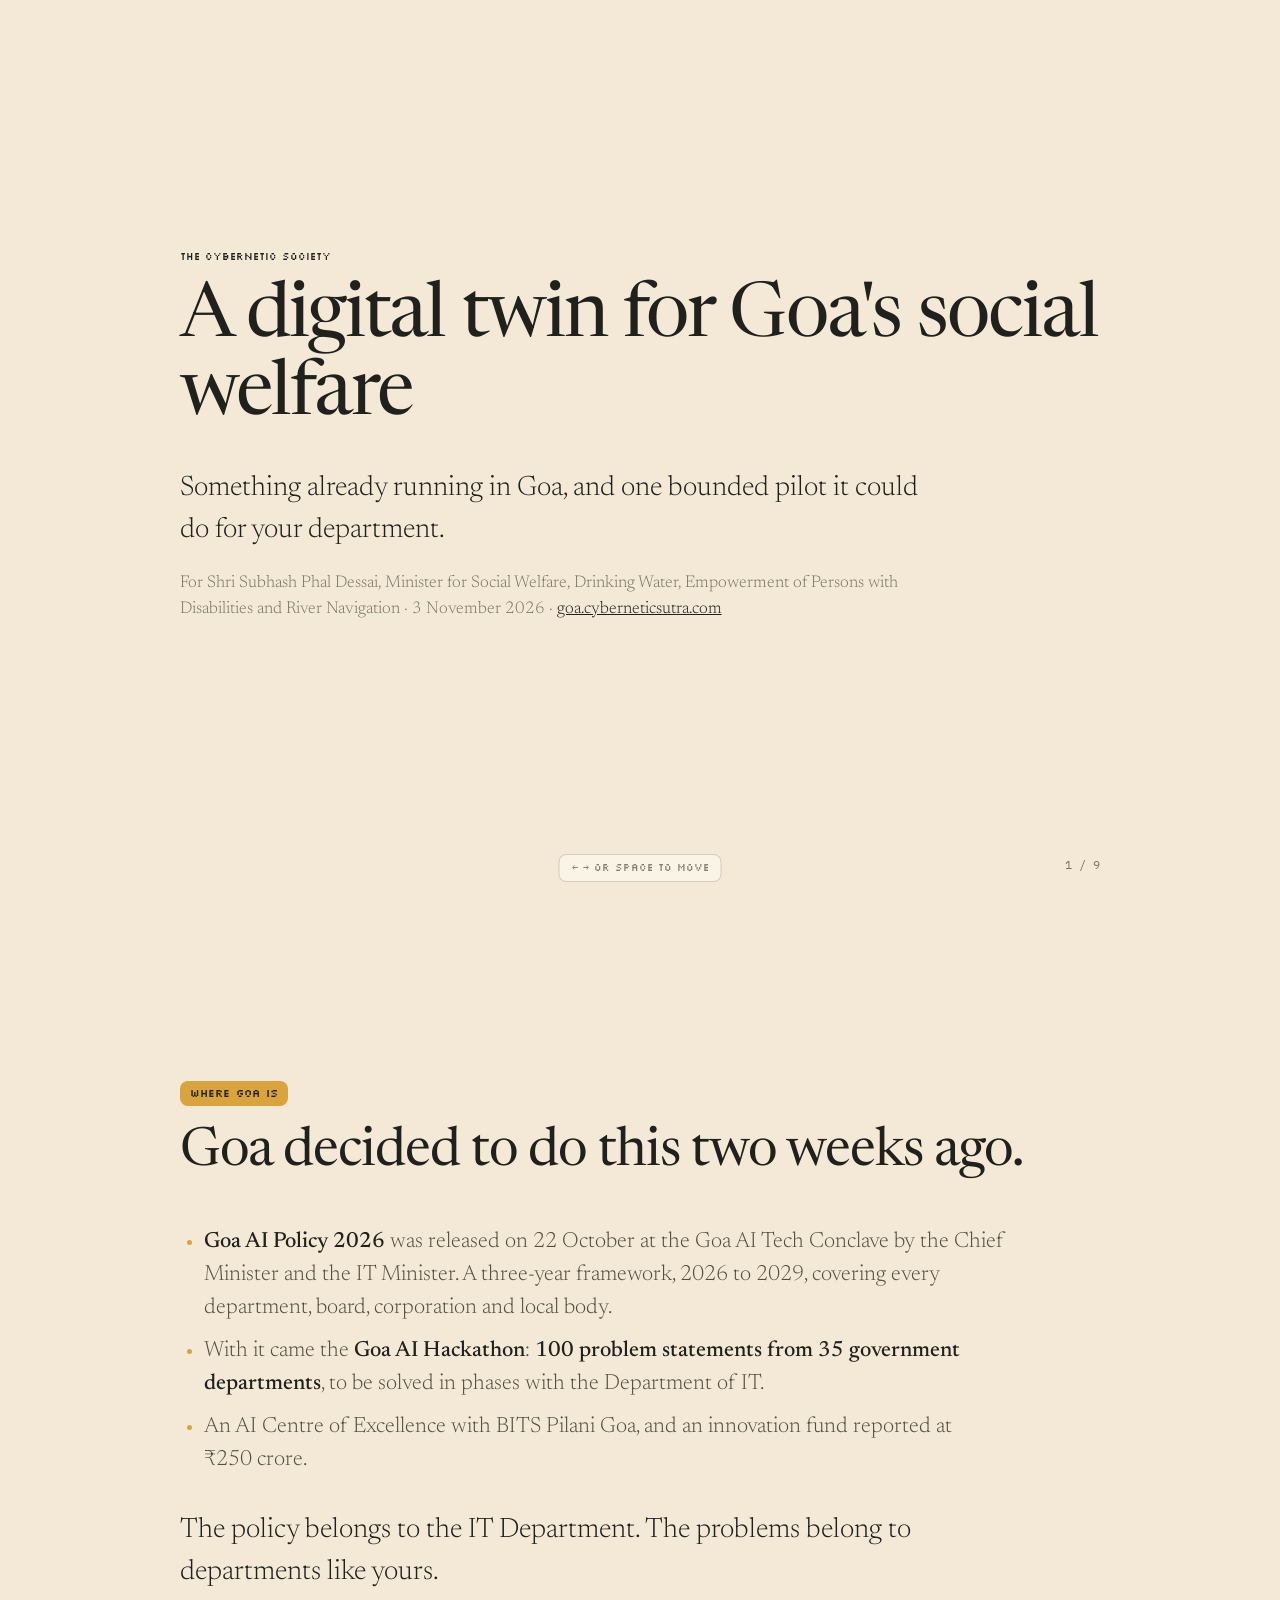
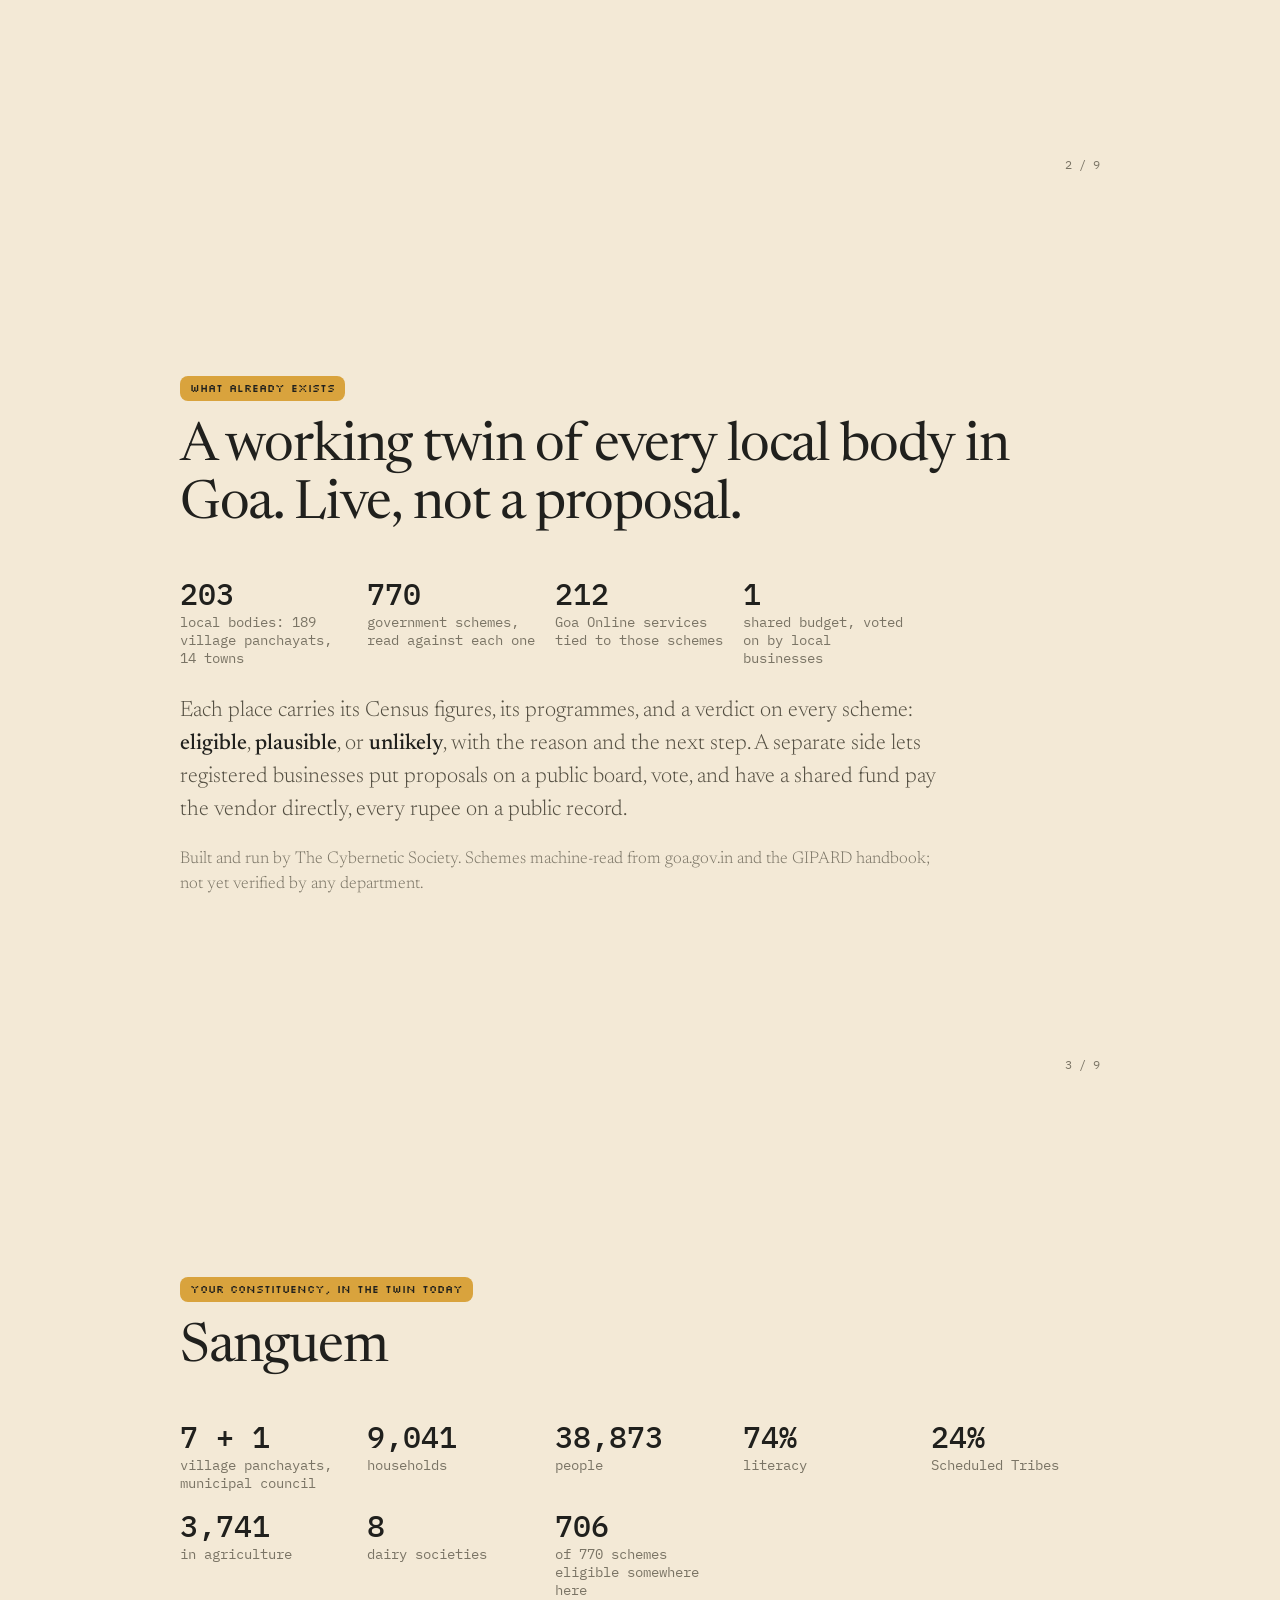
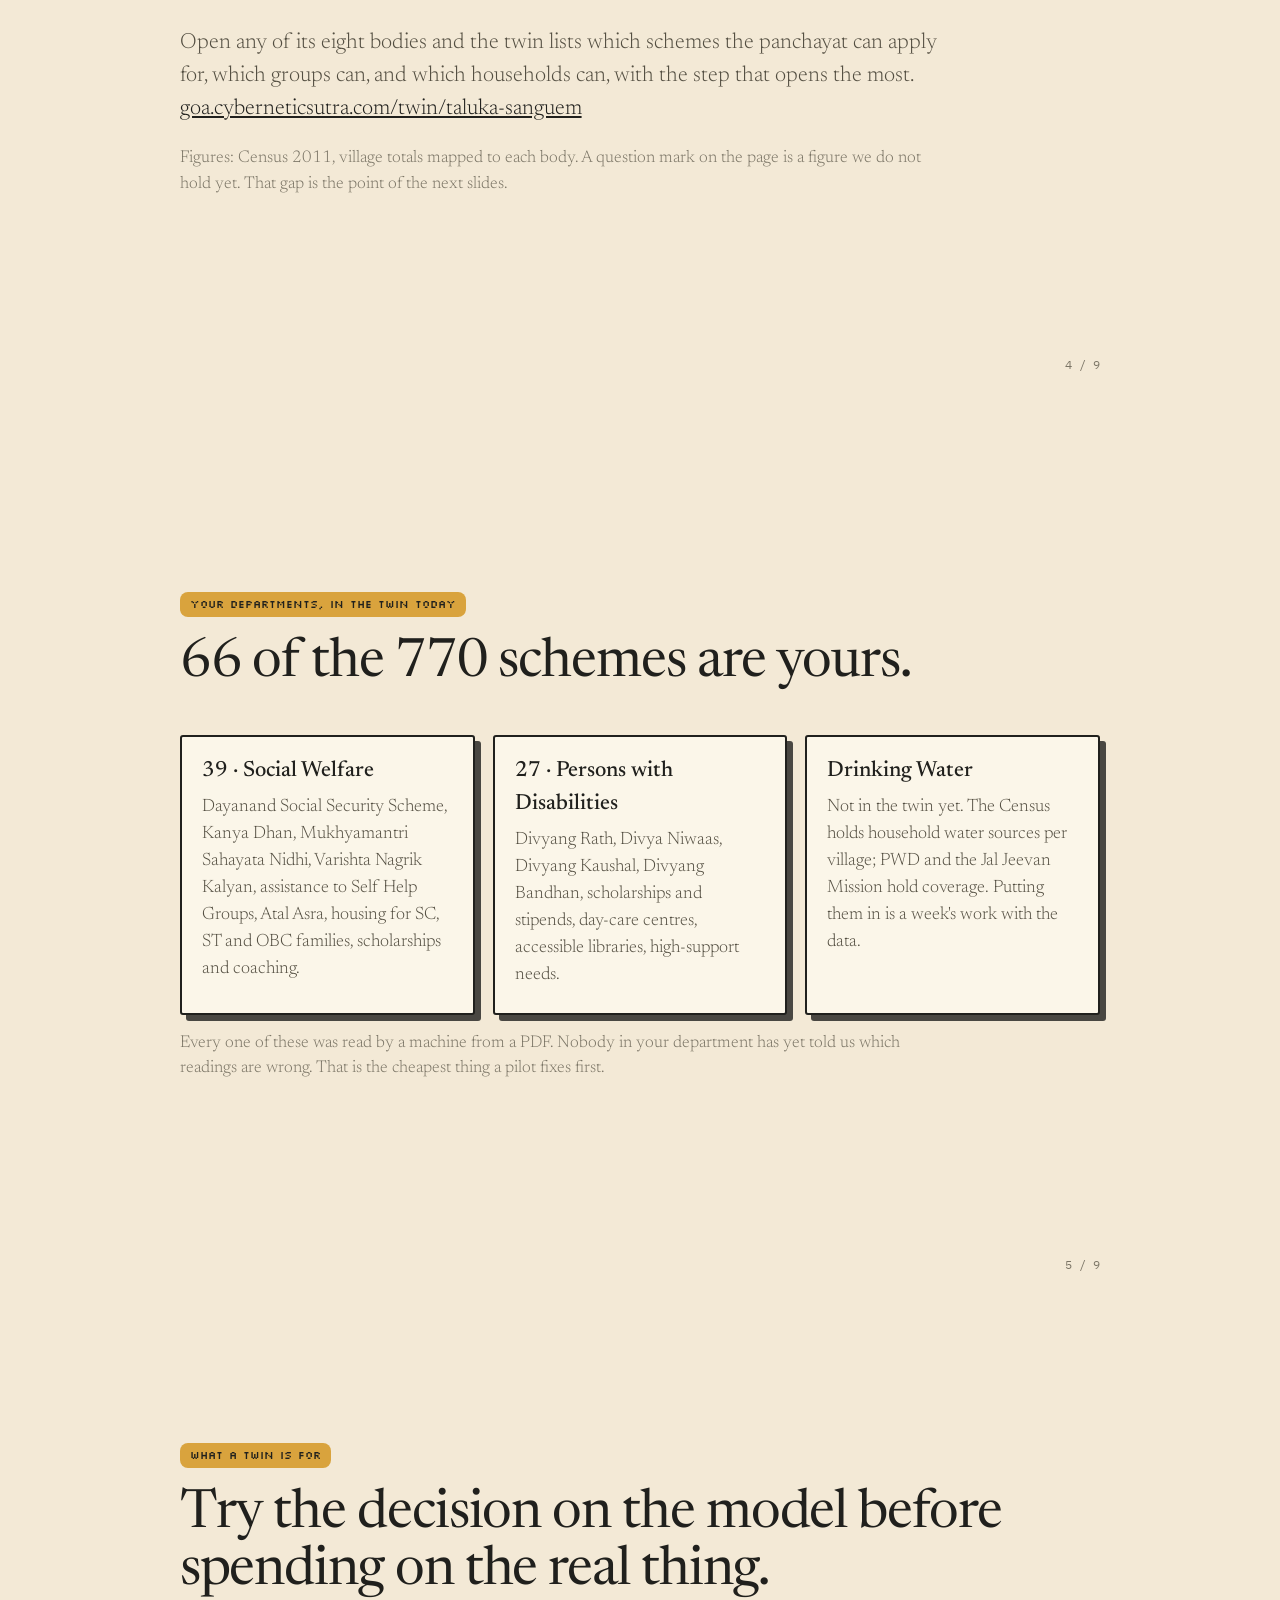
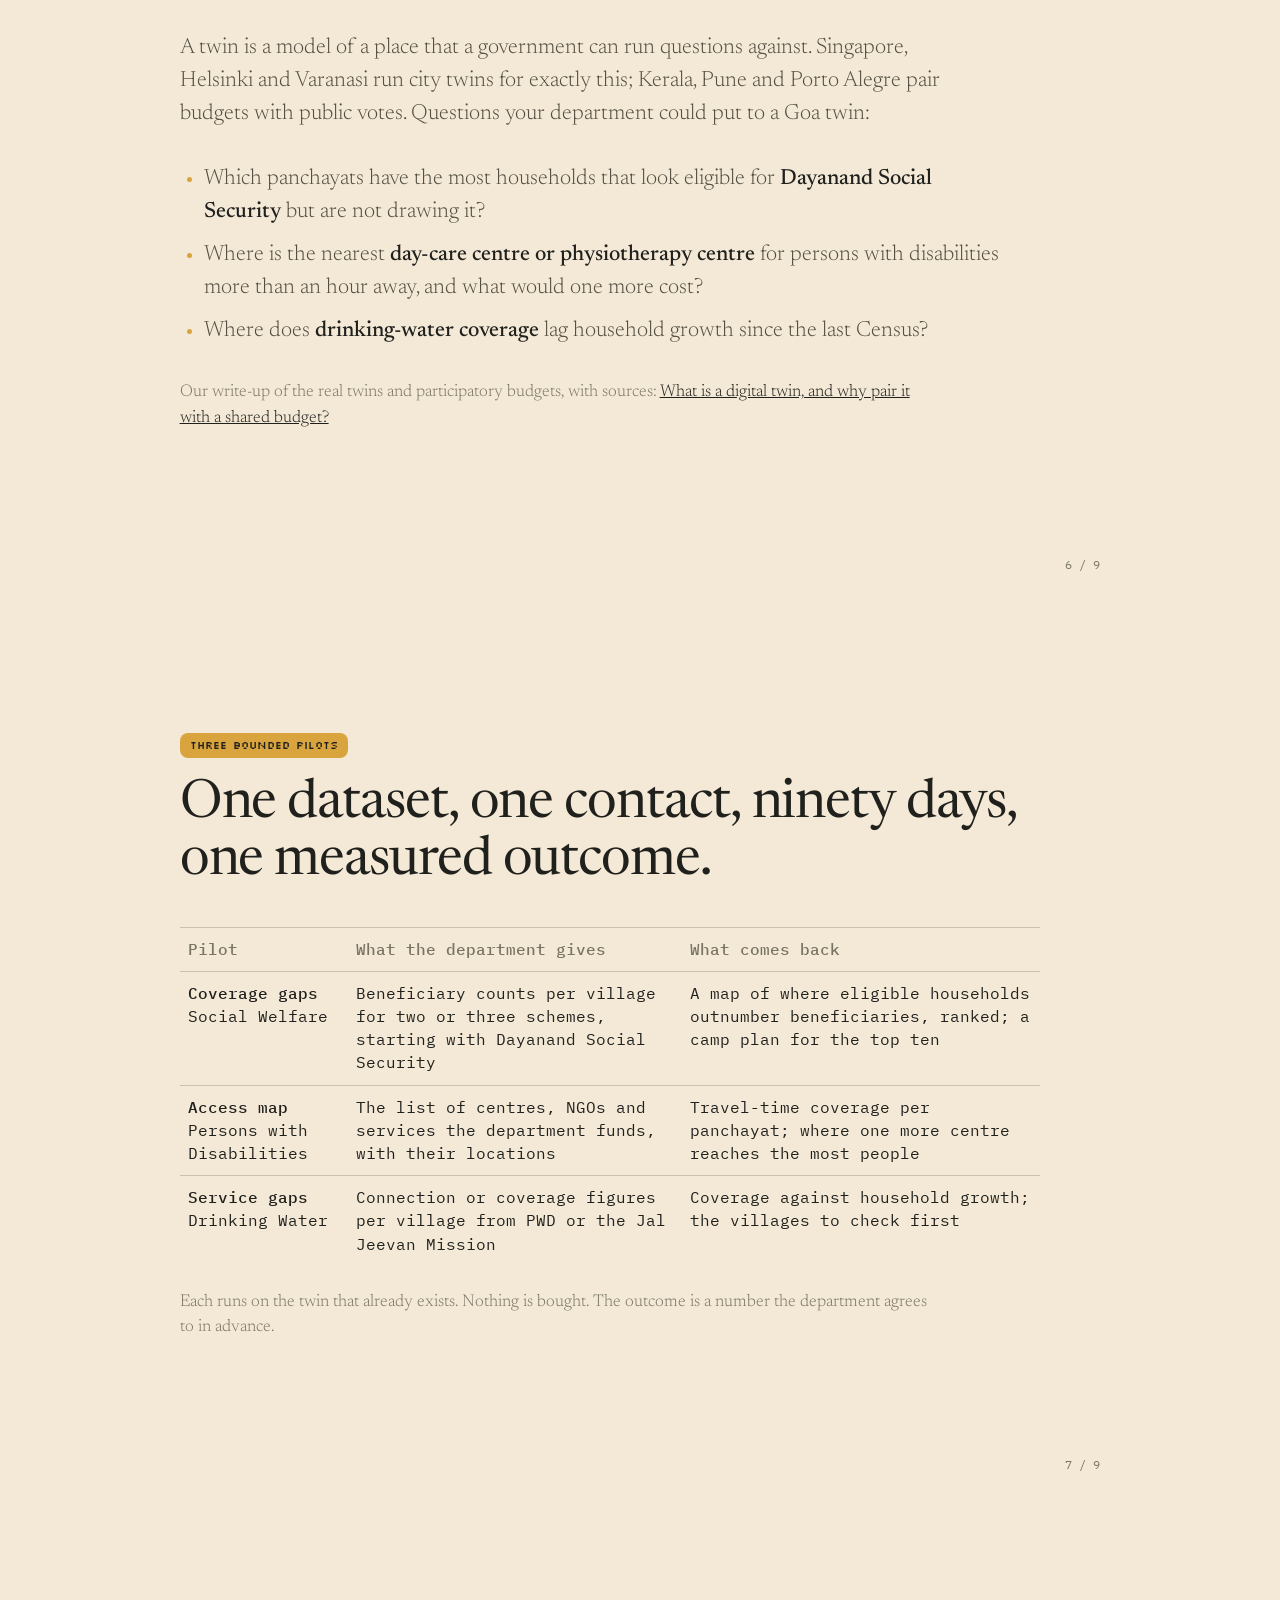
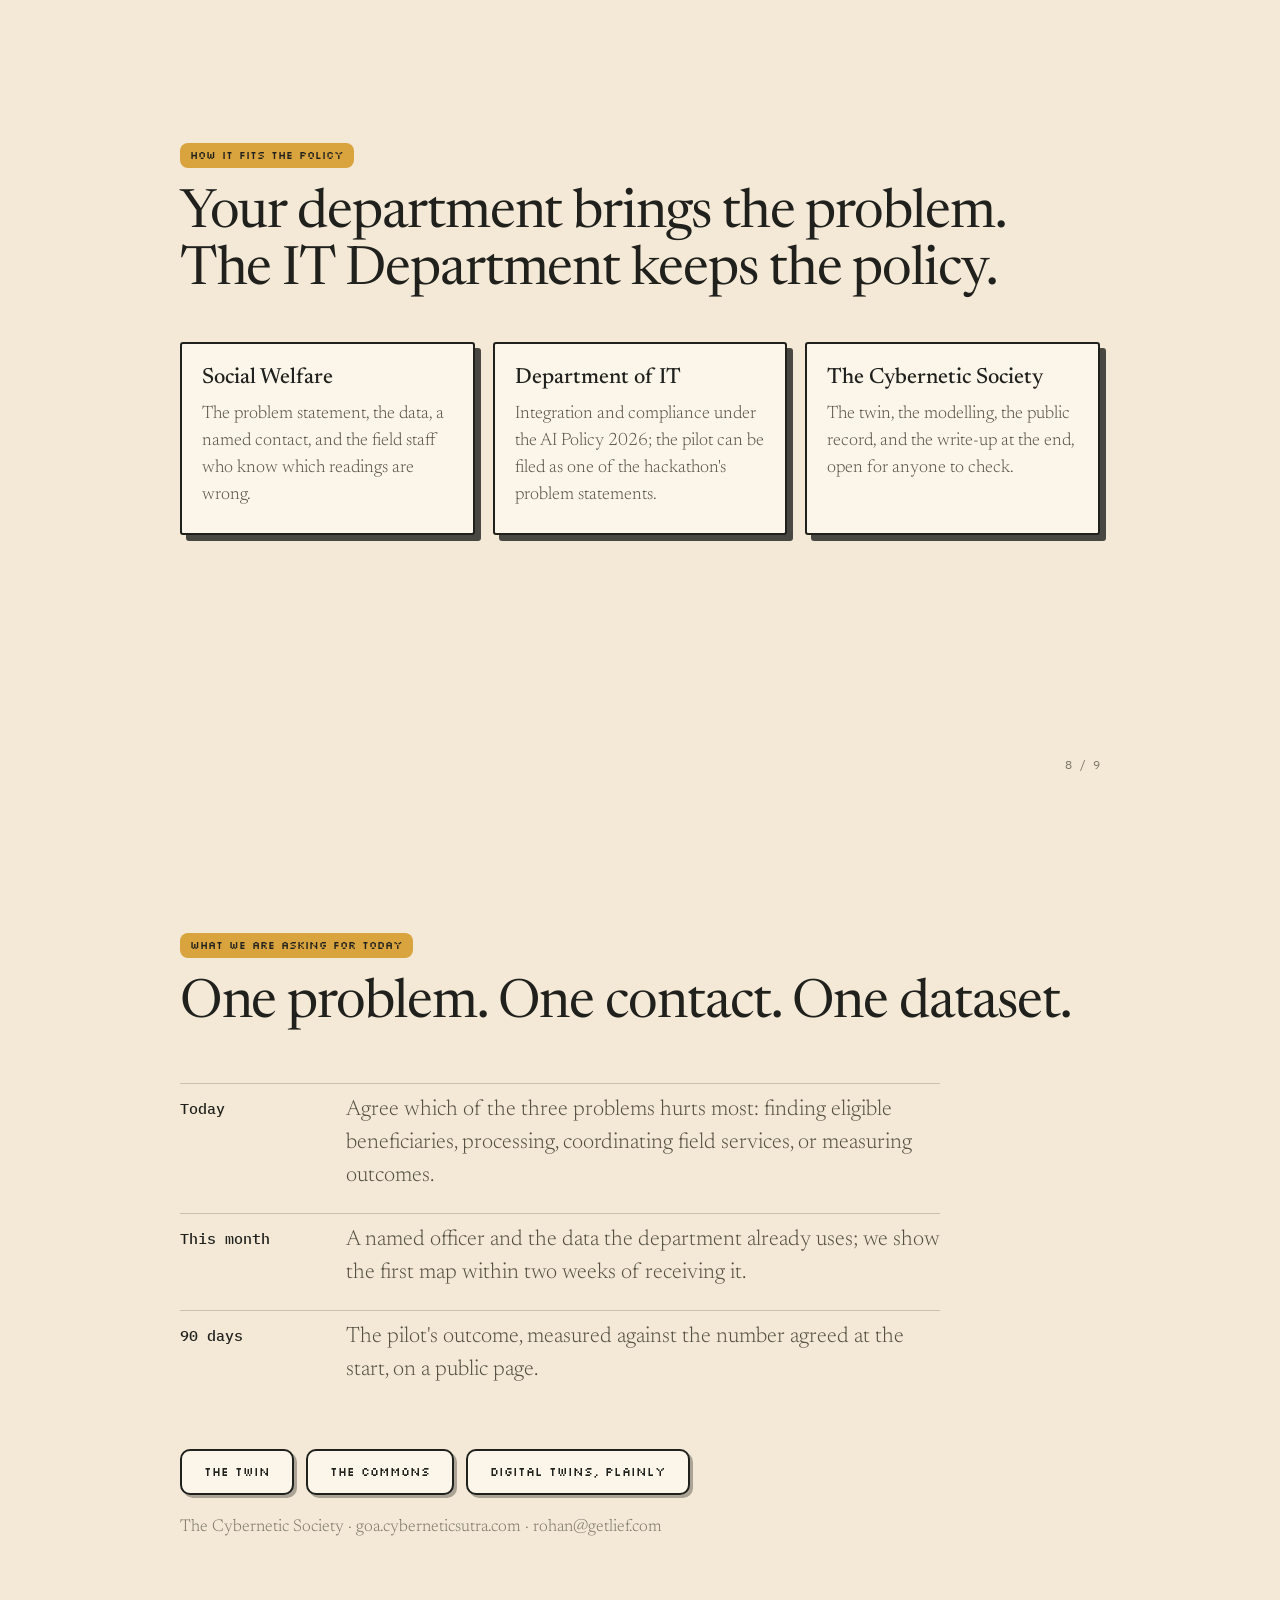
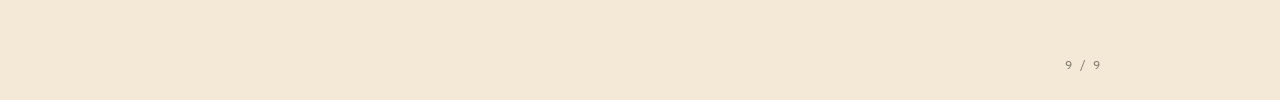
<file: node/publicbank/decks/social-welfare.html>
<!doctype html><html lang=en><head><meta charset=utf-8><meta name=viewport content="width=device-width,initial-scale=1">
<title>A digital twin for Social Welfare · The Cybernetic Society</title>
<meta name=robots content="noindex"><link rel=icon type=image/svg+xml href=/favicon.svg>
<link rel=preconnect href=https://fonts.googleapis.com><link rel=preconnect href=https://fonts.gstatic.com crossorigin>
<link rel=stylesheet href="https://fonts.googleapis.com/css2?family=Newsreader:ital,wght@0,300;0,400;0,500;1,400&family=IBM+Plex+Mono:wght@400;500&family=Silkscreen&display=swap">
<style>
:root{--paper:#f3e9d6;--card:#fbf6e9;--ink:#20201d;--text:#534e41;--muted:#7a7465;--gold:#d9a33d;--line:#20201d33;--shadow:#20201d59}
html{scroll-snap-type:y mandatory;scroll-behavior:smooth}
body{margin:0;background:var(--paper);color:var(--text);font:300 22px/1.5 Newsreader,Georgia,serif}
section{min-height:100vh;min-height:100svh;box-sizing:border-box;scroll-snap-align:start;padding:56px 7vw 72px;display:flex;flex-direction:column;justify-content:center;max-width:1100px;margin:0 auto;position:relative}
.brand{font:400 10px/1 Silkscreen,'IBM Plex Mono',monospace;text-transform:uppercase;color:var(--ink);margin:0 0 18px}.brand a{text-decoration:none;color:inherit}
h1{font:400 clamp(40px,6.2vw,76px)/1.02 Newsreader,Georgia,serif;letter-spacing:-.025em;color:var(--ink);margin:0 0 22px}
h2{font:400 clamp(32px,4.4vw,54px)/1.06 Newsreader,Georgia,serif;letter-spacing:-.02em;color:var(--ink);margin:0 0 22px}
p{margin:10px 0;max-width:760px}b,strong{font-weight:500;color:var(--ink)}a{color:var(--ink)}
.lead{font-size:clamp(22px,2.4vw,28px);color:var(--ink)}
.k{font:400 11px/1 Silkscreen,'IBM Plex Mono',monospace;text-transform:uppercase;color:var(--ink);background:var(--gold);padding:7px 10px;border-radius:8px;display:inline-block;align-self:flex-start;margin-bottom:18px}
.muted{color:var(--muted);font-size:17px}
ul{padding-left:24px;margin:12px 0;max-width:800px}li{margin:10px 0}li::marker{color:var(--gold)}
.cards{display:grid;grid-template-columns:repeat(auto-fit,minmax(240px,1fr));gap:18px;margin:20px 0 6px}
.card{background:var(--card);border:2px solid var(--ink);border-radius:3px;box-shadow:6px 6px 0 #20201dcc;padding:18px 20px;font-size:19px}
.card b{display:block;font-size:22px;margin-bottom:6px}.card p{margin:6px 0;font-size:18px}
.facts{display:grid;grid-template-columns:repeat(auto-fill,minmax(150px,1fr));gap:14px 18px;margin:18px 0}
.facts div{font:400 14px 'IBM Plex Mono',monospace;color:var(--muted)}.facts b{display:block;font:500 30px 'IBM Plex Mono',monospace;color:var(--ink)}
.big{font:500 clamp(56px,9vw,120px)/1 'IBM Plex Mono',monospace;color:var(--ink);letter-spacing:-.03em;margin:8px 0 2px}
table{border-collapse:collapse;font:400 16px/1.45 'IBM Plex Mono',monospace;color:var(--ink);margin:14px 0;max-width:860px;width:100%}td,th{padding:10px 8px;border-top:1px solid var(--line);text-align:left;vertical-align:top}th{font-weight:500;color:var(--muted)}
.n{position:absolute;right:7vw;bottom:28px;font:400 12px 'IBM Plex Mono',monospace;color:var(--muted)}
.hint{position:fixed;left:50%;bottom:18px;transform:translateX(-50%);font:400 10px/1 Silkscreen,'IBM Plex Mono',monospace;text-transform:uppercase;color:var(--muted);background:var(--card);border:1px solid var(--line);padding:8px 12px;border-radius:8px;opacity:.9}
ol.tl{list-style:none;padding:0;margin:18px 0;max-width:760px}ol.tl li{display:grid;grid-template-columns:150px 1fr;gap:16px;padding:10px 0;border-top:1px solid var(--line)}ol.tl time{font:500 15px 'IBM Plex Mono',monospace;color:var(--ink);padding-top:5px}
.btn{display:inline-block;font:400 12px/1 Silkscreen,'IBM Plex Mono',monospace;text-transform:uppercase;background:var(--card);color:var(--ink);border:2px solid var(--ink);border-radius:10px;padding:15px 22px;box-shadow:3px 3px 0 var(--shadow);text-decoration:none;margin:14px 12px 0 0}
@media(max-width:600px){table,tbody,tr,td{display:block}thead{display:none}tr{border-top:1px solid var(--line);padding:10px 0}td{border:0;padding:3px 0;font:300 18px/1.45 Newsreader,Georgia,serif;color:var(--text)}td b{font-size:20px}section{padding:40px 16px 64px}body{font-size:19px}.facts b{font-size:24px}ol.tl li{grid-template-columns:1fr}.hint{display:none}.n{right:16px}}
@media print{html{scroll-snap-type:none}section{min-height:auto;page-break-after:always;padding:40px}.hint{display:none}}
</style></head><body>

<section id=s1>
<p class=brand><a href='/'>The Cybernetic Society</a></p>
<h1>A digital twin for Goa's social welfare</h1>
<p class=lead>Something already running in Goa, and one bounded pilot it could do for your department.</p>
<p class=muted>For Shri Subhash Phal Dessai, Minister for Social Welfare, Drinking Water, Empowerment of Persons with Disabilities and River Navigation · 3 November 2026 · <a href='https://goa.cyberneticsutra.com'>goa.cyberneticsutra.com</a></p>
<span class=n>1 / 9</span></section>

<section id=s2>
<span class=k>Where Goa is</span>
<h2>Goa decided to do this two weeks ago.</h2>
<ul>
<li><b>Goa AI Policy 2026</b> was released on 22 October at the Goa AI Tech Conclave by the Chief Minister and the IT Minister. A three-year framework, 2026 to 2029, covering every department, board, corporation and local body.</li>
<li>With it came the <b>Goa AI Hackathon</b>: <b>100 problem statements from 35 government departments</b>, to be solved in phases with the Department of IT.</li>
<li>An AI Centre of Excellence with BITS Pilani Goa, and an innovation fund reported at ₹250 crore.</li>
</ul>
<p class=lead>The policy belongs to the IT Department. The problems belong to departments like yours.</p>
<span class=n>2 / 9</span></section>

<section id=s3>
<span class=k>What already exists</span>
<h2>A working twin of every local body in Goa. Live, not a proposal.</h2>
<div class=facts>
<div><b>203</b>local bodies: 189 village panchayats, 14 towns</div>
<div><b>770</b>government schemes, read against each one</div>
<div><b>212</b>Goa Online services tied to those schemes</div>
<div><b>1</b>shared budget, voted on by local businesses</div>
</div>
<p>Each place carries its Census figures, its programmes, and a verdict on every scheme: <b>eligible</b>, <b>plausible</b>, or <b>unlikely</b>, with the reason and the next step. A separate side lets registered businesses put proposals on a public board, vote, and have a shared fund pay the vendor directly, every rupee on a public record.</p>
<p class=muted>Built and run by The Cybernetic Society. Schemes machine-read from goa.gov.in and the GIPARD handbook; not yet verified by any department.</p>
<span class=n>3 / 9</span></section>

<section id=s4>
<span class=k>Your constituency, in the twin today</span>
<h2>Sanguem</h2>
<div class=facts>
<div><b>7 + 1</b>village panchayats, municipal council</div>
<div><b>9,041</b>households</div>
<div><b>38,873</b>people</div>
<div><b>74%</b>literacy</div>
<div><b>24%</b>Scheduled Tribes</div>
<div><b>3,741</b>in agriculture</div>
<div><b>8</b>dairy societies</div>
<div><b>706</b>of 770 schemes eligible somewhere here</div>
</div>
<p>Open any of its eight bodies and the twin lists which schemes the panchayat can apply for, which groups can, and which households can, with the step that opens the most. <a href='/twin/taluka-sanguem'>goa.cyberneticsutra.com/twin/taluka-sanguem</a></p>
<p class=muted>Figures: Census 2011, village totals mapped to each body. A question mark on the page is a figure we do not hold yet. That gap is the point of the next slides.</p>
<span class=n>4 / 9</span></section>

<section id=s5>
<span class=k>Your departments, in the twin today</span>
<h2>66 of the 770 schemes are yours.</h2>
<div class=cards>
<div class=card><b>39 · Social Welfare</b><p>Dayanand Social Security Scheme, Kanya Dhan, Mukhyamantri Sahayata Nidhi, Varishta Nagrik Kalyan, assistance to Self Help Groups, Atal Asra, housing for SC, ST and OBC families, scholarships and coaching.</p></div>
<div class=card><b>27 · Persons with Disabilities</b><p>Divyang Rath, Divya Niwaas, Divyang Kaushal, Divyang Bandhan, scholarships and stipends, day-care centres, accessible libraries, high-support needs.</p></div>
<div class=card><b>Drinking Water</b><p>Not in the twin yet. The Census holds household water sources per village; PWD and the Jal Jeevan Mission hold coverage. Putting them in is a week's work with the data.</p></div>
</div>
<p class=muted>Every one of these was read by a machine from a PDF. Nobody in your department has yet told us which readings are wrong. That is the cheapest thing a pilot fixes first.</p>
<span class=n>5 / 9</span></section>

<section id=s6>
<span class=k>What a twin is for</span>
<h2>Try the decision on the model before spending on the real thing.</h2>
<p>A twin is a model of a place that a government can run questions against. Singapore, Helsinki and Varanasi run city twins for exactly this; Kerala, Pune and Porto Alegre pair budgets with public votes. Questions your department could put to a Goa twin:</p>
<ul>
<li>Which panchayats have the most households that look eligible for <b>Dayanand Social Security</b> but are not drawing it?</li>
<li>Where is the nearest <b>day-care centre or physiotherapy centre</b> for persons with disabilities more than an hour away, and what would one more cost?</li>
<li>Where does <b>drinking-water coverage</b> lag household growth since the last Census?</li>
</ul>
<p class=muted>Our write-up of the real twins and participatory budgets, with sources: <a href='/notes/what-is-a-digital-twin'>What is a digital twin, and why pair it with a shared budget?</a></p>
<span class=n>6 / 9</span></section>

<section id=s7>
<span class=k>Three bounded pilots</span>
<h2>One dataset, one contact, ninety days, one measured outcome.</h2>
<table>
<thead><tr><th>Pilot</th><th>What the department gives</th><th>What comes back</th></tr></thead>
<tr><td><b>Coverage gaps</b><br>Social Welfare</td><td>Beneficiary counts per village for two or three schemes, starting with Dayanand Social Security</td><td>A map of where eligible households outnumber beneficiaries, ranked; a camp plan for the top ten</td></tr>
<tr><td><b>Access map</b><br>Persons with Disabilities</td><td>The list of centres, NGOs and services the department funds, with their locations</td><td>Travel-time coverage per panchayat; where one more centre reaches the most people</td></tr>
<tr><td><b>Service gaps</b><br>Drinking Water</td><td>Connection or coverage figures per village from PWD or the Jal Jeevan Mission</td><td>Coverage against household growth; the villages to check first</td></tr>
</table>
<p class=muted>Each runs on the twin that already exists. Nothing is bought. The outcome is a number the department agrees to in advance.</p>
<span class=n>7 / 9</span></section>

<section id=s8>
<span class=k>How it fits the policy</span>
<h2>Your department brings the problem. The IT Department keeps the policy.</h2>
<div class=cards>
<div class=card><b>Social Welfare</b><p>The problem statement, the data, a named contact, and the field staff who know which readings are wrong.</p></div>
<div class=card><b>Department of IT</b><p>Integration and compliance under the AI Policy 2026; the pilot can be filed as one of the hackathon's problem statements.</p></div>
<div class=card><b>The Cybernetic Society</b><p>The twin, the modelling, the public record, and the write-up at the end, open for anyone to check.</p></div>
</div>
<span class=n>8 / 9</span></section>

<section id=s9>
<span class=k>What we are asking for today</span>
<h2>One problem. One contact. One dataset.</h2>
<ol class=tl>
<li><time>Today</time><span>Agree which of the three problems hurts most: finding eligible beneficiaries, processing, coordinating field services, or measuring outcomes.</span></li>
<li><time>This month</time><span>A named officer and the data the department already uses; we show the first map within two weeks of receiving it.</span></li>
<li><time>90 days</time><span>The pilot's outcome, measured against the number agreed at the start, on a public page.</span></li>
</ol>
<p><a class=btn href='/twin'>The twin</a><a class=btn href='/'>The Commons</a><a class=btn href='/notes/what-is-a-digital-twin'>Digital twins, plainly</a></p>
<p class=muted>The Cybernetic Society · goa.cyberneticsutra.com · rohan@getlief.com</p>
<span class=n>9 / 9</span></section>

<div class=hint>← → or space to move</div>
<script>
(function(){var s=[].slice.call(document.querySelectorAll('section')),cur=0,lock=0;
function at(){var y=window.scrollY+innerHeight/2;for(var i=s.length-1;i>=0;i--)if(s[i].offsetTop<=y)return i;return 0}
function go(i){if(i<0||i>=s.length)return;cur=i;lock=Date.now();s[i].scrollIntoView()}
addEventListener('scroll',function(){if(Date.now()-lock>700)cur=at()},{passive:true});
addEventListener('keydown',function(e){if(e.target.tagName==='INPUT')return;
if(e.key==='ArrowRight'||e.key==='ArrowDown'||e.key===' '||e.key==='PageDown'){e.preventDefault();go(cur+1)}
else if(e.key==='ArrowLeft'||e.key==='ArrowUp'||e.key==='PageUp'){e.preventDefault();go(cur-1)}
else if(e.key==='Home'){go(0)}else if(e.key==='End'){go(s.length-1)}});
})();
</script>
</body></html>
</file>
